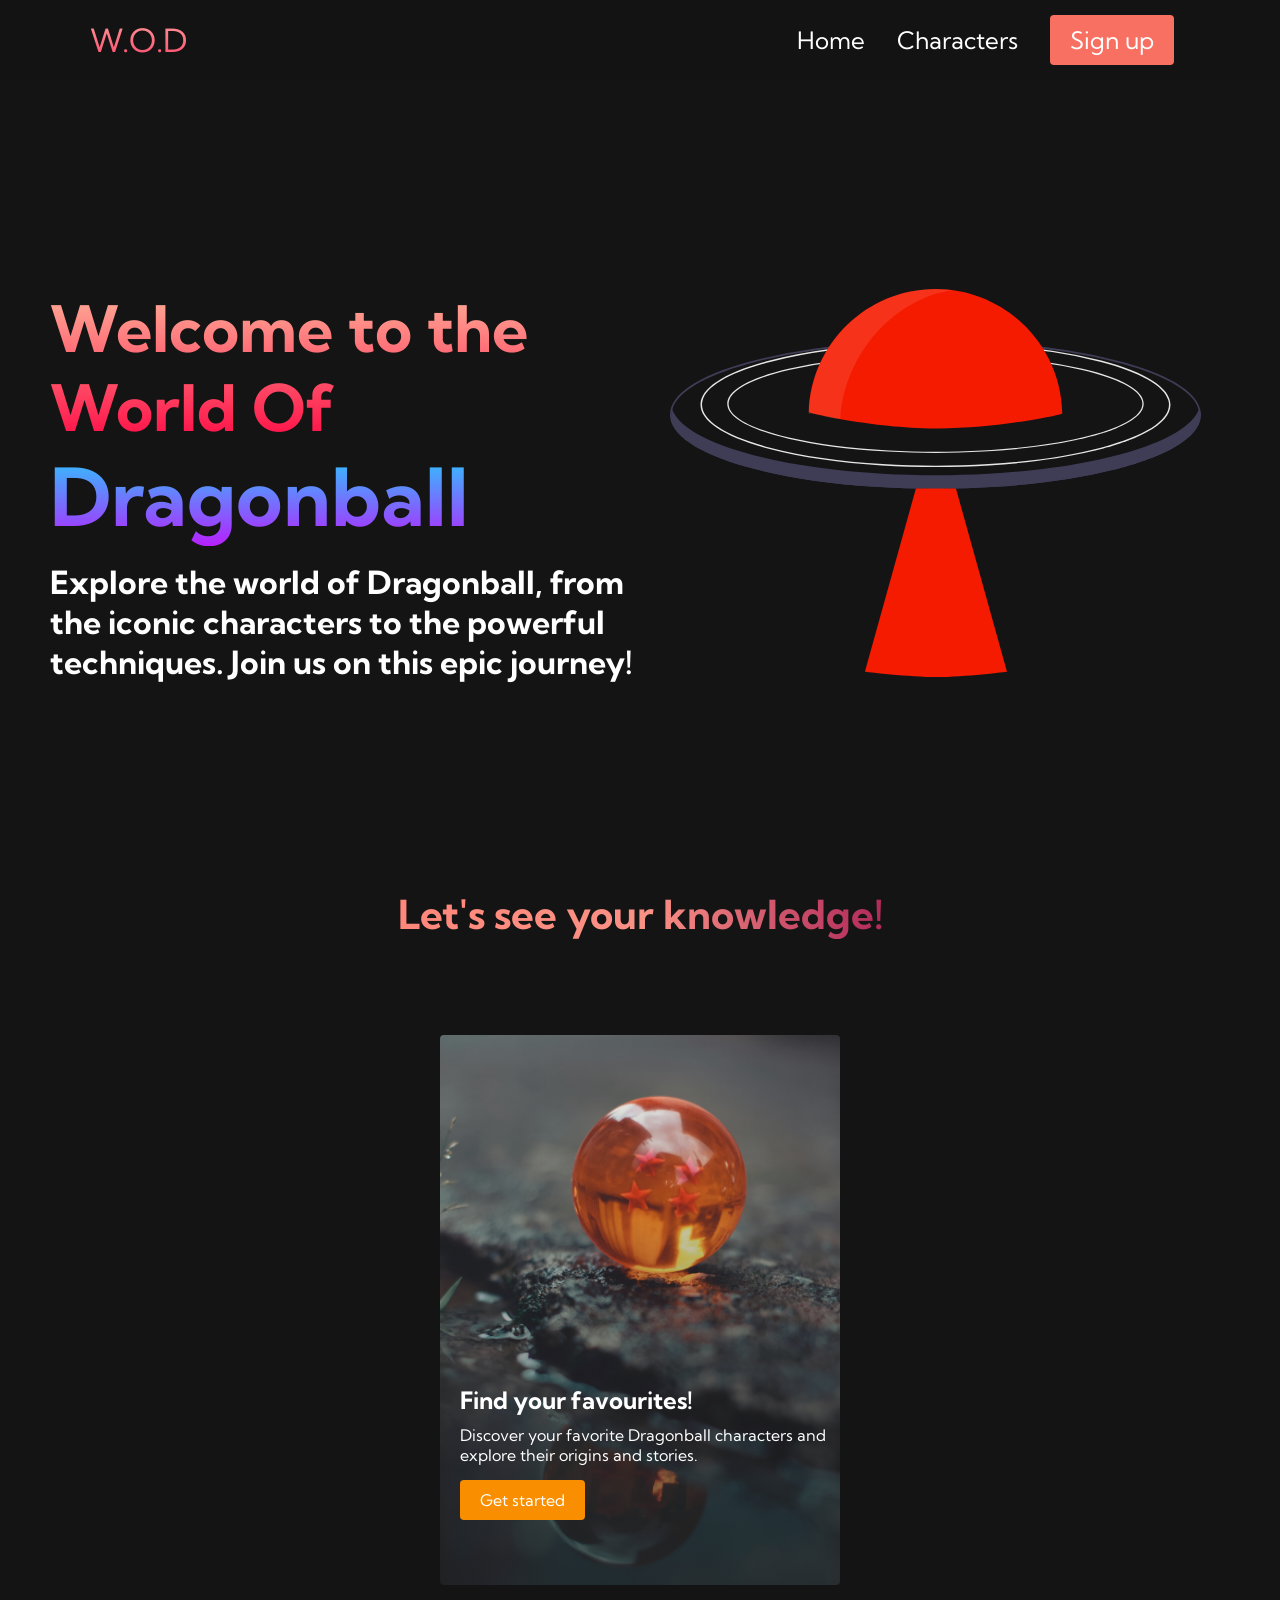
<file: index.html>
<!DOCTYPE html>
<html lang="en">
<head>
    <meta charset="UTF-8">
    <meta name="viewport" content="width=device-width, initial-scale=1.0">
    <title>Dragonball Website</title>
    <link rel="stylesheet" href="styles.css"></link>
    <link href="https://fonts.googleapis.com/css2?family=Kumbh+Sans:wght@400;700&display=swap" rel="stylesheet"></link> 
</head>

<body>
    <nav class = "navbar">
        <div class="navbar__container">
            <a href = "#" id = "navbar__logo">W.O.D</a>
            <div class="navbar__toggle" id="mobile-menu">
                <span class="bar"></span>
                <span class="bar"></span>
                <span class="bar"></span>
            </div>
            <ul class="navbar__menu">
                <li class="navbar__item">
                    <a href="/" class="navbar__links">Home</a>
                </li>
                </li>
                 <li class="navbar__item">
                    <a href="/" class="navbar__links">Characters</a>
                </li>
                 <li class="navbar__btn">
                    <a href="/" class="button">Sign up</a>
                </li>
            </ul>
        </div>
    </nav>
    

    <div class="main">
       <div class="main__container">
        <div class="main__content">
            <h1>Welcome to the World Of</h1>
            <h2>Dragonball</h2>
             <p>Explore the world of Dragonball, from the iconic characters to the powerful techniques. Join us on this epic journey!</p>
        </div>
        <div class="main__img--container">
            <img src="images/img3.svg" alt="pic" id="main__img">
        </div>
       </div>
    </div>


    <div class="services">
        <h1>Let's see your knowledge!</h1>
        <div class="services__container">
            <div class="services__card">
                <h2>Find your favourites!</h2>
                <p>Discover your favorite Dragonball characters and explore their origins and stories.</p>
                <button>Get started</button>
            </div>
        </div>
    </div>
    
   <script src="index.js"></script>  
</body>
</html>
</file>
<file: styles.css>
/*navbar section*/

*{
    box-sizing: border-box;
    margin: 0;
    padding: 0;
    font-family: 'Kumbh Sans', sans-serif;
}
.navbar{
    background: #131313; 
    height: 80px;
    display: flex;
    justify-content: center;
    align-items: center;
    font-size: 24px;
    position: sticky;
    top: 0;
    z-index: 1000;
}
.navbar__container{
    display: flex;
    justify-content: space-between;
    height: 80px;
    width: 100%;
    max-width: 1200px;
    padding: 0 50px;
    margin: 0 auto;
}
#navbar__logo{
    background-color: #ff8177;
    background-image: linear-gradient(to top, #fe245b 0%, #febfab 100%);
    background-size: 100%;
    -webkit-background-clip: text;
    -moz-background-clip: text;
    -webkit-text-fill-color: transparent;
    -moz-text-fill-color: transparent;
    display: flex;
    align-items: center;
    cursor: pointer;
    text-decoration: none;
    font-size: 32px;
}

.fa-gem{
    margin-right: 8px;
}

.navbar__menu{
    display: flex;
    align-items: center;
    list-style: none;
    text-align: center;
}

.navbar__item{
    height: 80px;
}
.navbar__links{
    color: #fff;
    display: flex;
    align-items: center;
    justify-content: center;
    text-decoration: none;
    padding: 0 16px;
    height: 100%;
    cursor: pointer;
}

.navbar__btn{
    display: flex;
    align-items: center;
    justify-content: center;
    padding: 0 16px;
    width: 100%;
}

.button{
    display: flex;
    align-items: center;
    justify-content: center;
    text-decoration: none;
    padding: 10px 20px;
    height: 100%;
    width: 100%;
    border: none;
    outline: none;
    border-radius: 4px;
    background-color: #f77062;
    color: #fff;
}

.button:hover{
    background: #4837ff; 
    transition: all 0.7s ease;
}

.navbar__links:hover{
    color: #f77062;
    transition: all 0.7s ease;
}

@media screen and (max-width: 960px){
    .navbar__container{
        display: flex;
        justify-content: space-between;
        height: 80px;
        z-index: 1;
        width: 100%;
        max-width: 1300px;
        padding: 0;
    }
    .navbar__menu{
        display: grid;
        grid-template-columns: auto;
        margin: 0;
        width: 100%;
        position: absolute;
        top: -1000px;
        opacity: 0;
        transition: all 0.5s ease;
        height: 50vh;
        z-index: -1;
         background: #131313;
    }

    .navbar__menu.active{
        background: #131313;
        top: 100%;
        opacity: 1;
        transition: all 0.5s ease;
        z-index: 99;
        height: 50vh;
        font-size: 25px;
    }

    #navbar__logo{
        padding-left:25px;
    }

    .navbar__toggle .bar{
        width: 25px;
        height: 3px;
        margin: 5px auto;
        transition: all 0.3s ease-in-out;
        background: #fff;
    }

    .navbar__item{
        width: 100%;
    }

    .navbar__links{
        text-align: center;
        padding: 32px;
        width: 100%;
        display: table;
    }

    #mobile-menu{
        position: absolute;
        top: 20%;
        right: 5%;
        transform: translate(5%, 20%);
    }

    .navbar__btn{
        padding-bottom: 32px;
    }

    .button{
        display: flex;
        justify-content: center;
        align-items: center;
        width: 80%;
        height: 80px;
        margin: 0;
    }

    .navbar__toggle .bar{
        display: block;
        cursor: pointer;
    }

    #mobile-menu.is-active .bar:nth-child(2){
        opacity: 0;
    }

    #mobile-menu.is-active .bar:nth-child(1){
        transform: translateY(8px) rotate(45deg);
    }

    #mobile-menu.is-active .bar:nth-child(3){
        transform: translateY(-8px) rotate(-45deg);
    }
}

/*main section*/

.main{
    background-color: #141414;
}

.main__container{
    display: grid;
    grid-template-columns: 1fr 1fr;
    align-items: center;
    justify-self: center;
    margin: 0 auto;
    height: 90vh;
    background-color: #141414;
    z-index: 1;
    width: 100%;
    max-width: 1300px;
    padding: 0 50px;
}

.main__content h1{
    font-size: 64px;
    background-color: #fa8e01;
    background-image: linear-gradient(to top, #ff0844 0%, #ffb199 100%);
    background-size: 100%;
    -webkit-background-clip: text;
    -moz-background-clip: text;
    -webkit-text-fill-color: transparent;
    -moz-text-fill-color: transparent;
}

.main__content h2{
    font-size: 80px;
    background-color: #fa8e01;
    background-image: linear-gradient(to top, #b721ff 0%, #21d4fd 100%);
    background-size: 100%;
    -webkit-background-clip: text;
    -moz-background-clip: text;
    -webkit-text-fill-color: transparent;
    -moz-text-fill-color: transparent;
}

.main__content p {
    margin-top: 16px;
    font-size: 32px;
    font-weight: 700;
    color: #fff;

} 

.main__btn {
    font-size: 16px;
    background-image: linear-gradient(to top, #ff7062 0%, #fe5196 100%);
    padding: 14px 32px;
    border: 1px solid #000000;
    border-radius: 4px;
    color: #fff;
    cursor: pointer;
    margin-top: 32px;
    position: relative;
    transition: all 0.5s;
    outline: none;
}

.main__btn a {
    position: relative;
    z-index: 2;
    color: #fff;
    text-decoration: none;
}

.main__btn::after {
    position: absolute;
    content: '';
    top: 0;
    left: 0;
    width: 0;
    height: 100%;
    background: #4837ff;
    transition: all 0.5s;
    border-radius: 4px;
}

.main__btn:hover {
    color: #fff;
}

.main__btn:hover:after {
    width: 100%;
}

.main__img-container{
    text-align: center;
}

#main__img{
    height: 90%;
    width: 90%;
    margin-left: 30px;  
}

/*mobile response*/

@media screen and (max-width: 768px) {
    .main__container{
        display: grid;
        grid-template-columns: auto;
        align-items: center;
        justify-self: center;
        width: 100%;
        margin: 0 auto;
        height: 90vh;
    }

    .main__content {
        text-align: center;
        margin-bottom: 72px;
    }

    .main__content h1 {
        font-size: 40px;
        margin-top: 32px;
    }

    .main__content h2 {
        font-size: 60px;
    }
    .main__content p {
        margin-top: 16px;
        font-size: 24px;
    }
}

@media screen and (max-width: 480px) {
  .main__content h1 {
        font-size: 32px;
        margin-top: 48px;
    }

    .main__content h2 {
        font-size: 32px;
    }

    .main__content p {
        margin-top: 32px;
        font-size: 24px;
    }

    .main__btn {
        padding: 12px 36px;
        margin: 40px 0;
    }
}

/*services section*/

.services{
    background: #141414;
    display: flex;
    flex-direction: column;
    align-items: center;
    height: 100vh;
}

.services h1 {
    background-color: #fa8e01;
    background-image: linear-gradient(to right, #fa8e01 0%, #ff867a 0%, #ff8c7f 21%, #f99185 52%, #cf556c 78%, #b12a5b 100%);
    background-size: 100%;
    margin-bottom: 80px;
    font-size: 40px;
    -webkit-background-clip: text;
    -moz-background-clip: text;
    -webkit-text-fill-color: transparent;
    -moz-text-fill-color: transparent;
}

.services__container{
    display: flex;
    justify-content: center;
    flex-wrap: wrap;
}

.services__card{
    margin: 16px;
    height: 550px;
    width: 400px;
    border-radius: 4px;
    background-image: linear-gradient(to bottom, rgba(0,0,0,0) 0%, rgba(17,17,17,0.6) 100%), url("/images/db-ball.jpg");
    background-size: cover;
    position: relative;
    color: #fff;
}

.services__card:nth-child(2){
    background-image: linear-gradient(to bottom, rgba(0,0,0,0) 0%, rgba(17,17,17,0.6) 100%), url("/images/db-oldman.jpg");
}

.services h2{
    position: absolute;
    top: 350px;
    left: 20px;
}

.services__card p{
    position: absolute;
    top: 390px;
    left: 20px;
}

.services__card button{
    color: #fff;
    padding: 10px 20px;
    border: none;
    padding: none;
    border-radius: 4px;
    background: #fa8e01;
    position: absolute;
    top: 445px;
    left: 20px;
    font-size: 16px;
    cursor: pointer;
}

.services__card:hover{
    transform: scale(1.075);
    transition: 0.4s ease-in;
    cursor: pointer;
}

@media screen and (max-width: 960px) {
    .services{
        height: 1600px;
    }

    .services h1{
        font-size: 32px;
        margin-top: 184px;
    }
}

@media screen and (max-width: 480px) {
    .services{
        height: 1300px;
    }

    .services h1{
        font-size: 18px;
    }

    .services__card{
        width: 300px;
    }
}
</file>
